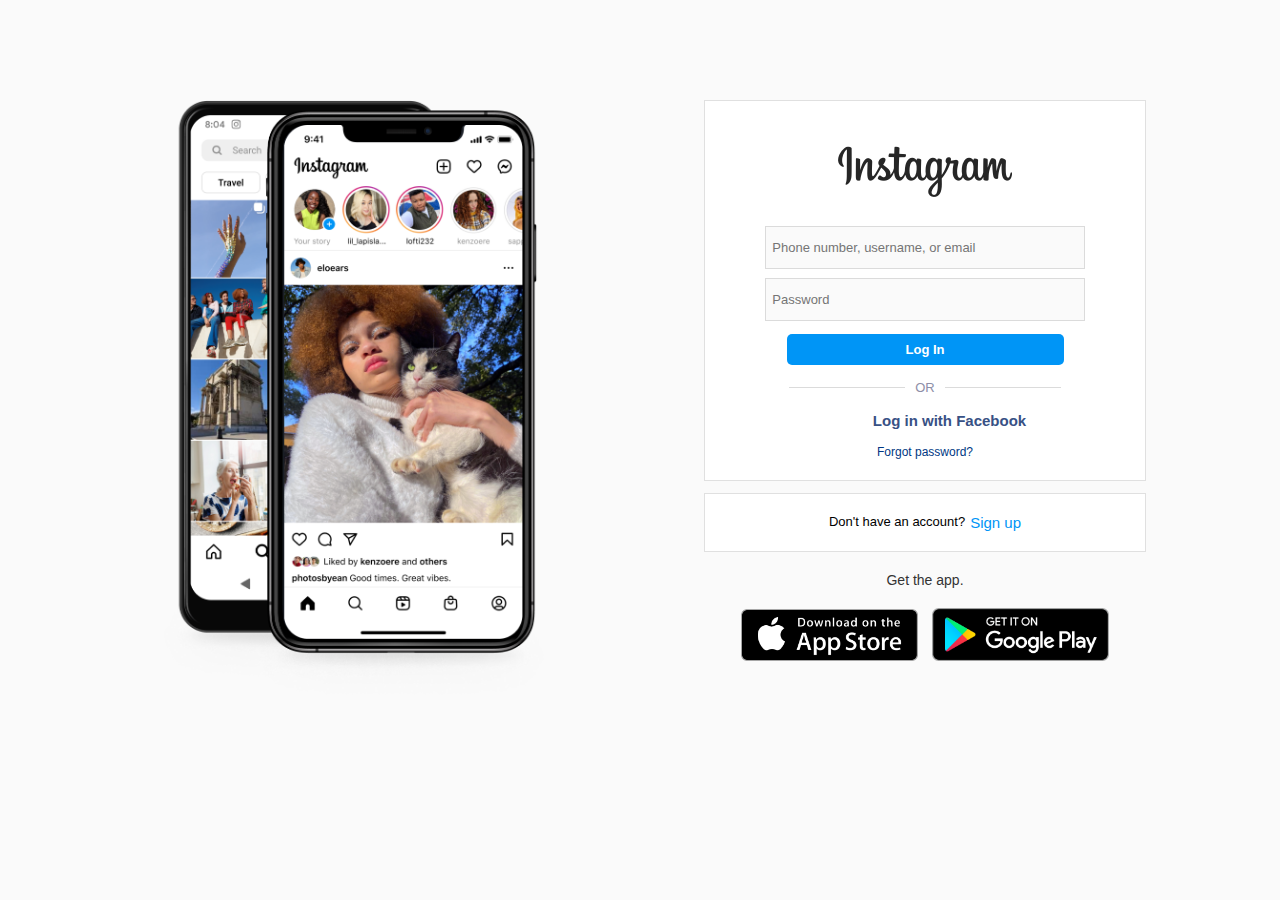
<file: instagram-page/index.html>
<!DOCTYPE html>
<html lang="en">
<head>
    <meta charset="UTF-8">
    <meta name="viewport" content="width=device-width, initial-scale=1.0">
    <title>instagram</title>
    <link rel="stylesheet" href="css/style.css">
    <link rel="icon" href="images/icon.png">
    <link rel="stylesheet" href="https://ka-f.fontawesome.com/releases/v6.0.0/css/pro.min.css">
</head>
<body>

    <section>
        <div class="container">
            <div class="row">
                <div class="col-6">
                    <div class="main">
                        <img class="forti" src="images/hgj.png" alt="images">
                        <img class="forty" src="images/cfd999368de3.png" alt="images">

                    </div>
                   

                </div>
                <div class="col-6">
                    <div class="main-2">

                        <a href="#"><img src="images/ints.png" alt="insta-images"></a>
                        <div class="fording">
                            <input type="text" placeholder="Phone number, username, or email">
                            <input type="password" placeholder="Password">
                            <a href="#">Log In</a>

                        </div>
                        <div class="lineing">
                            <div class="line"></div>
                            <span>OR</span>
                            <div class="line"></div>

                        </div>
                        <div class="face-icon">
                            <div class="fa"><i class="fa-brands fa-facebook"></i></div>
                            <div class="log"> <a href="#">Log in with Facebook</a></div>
                        </div>

                        <div class="forget">
                            <a href="#">Forgot password?</a>
                        </div>


                    </div>
                    <div class="main-3">
                        <div class="dont">
                            <p>Don't have an account?</p>
                            <a href="#">Sign up</a>
                        </div>
                    </div>
                    <div class="Getapp">
                        <p>Get the app.</p>
                    </div>
                    <div class="onthe">
                        <a href="#"><img class="img-1" src="images/apple  .png" alt="images"></a>
                        <a href="#"> <img class="img-2" src="images/google  .png" alt="images"></a>
                    </div>
                </div>
            </div>
        </div>
    </section>




</body>

</html>
</file>
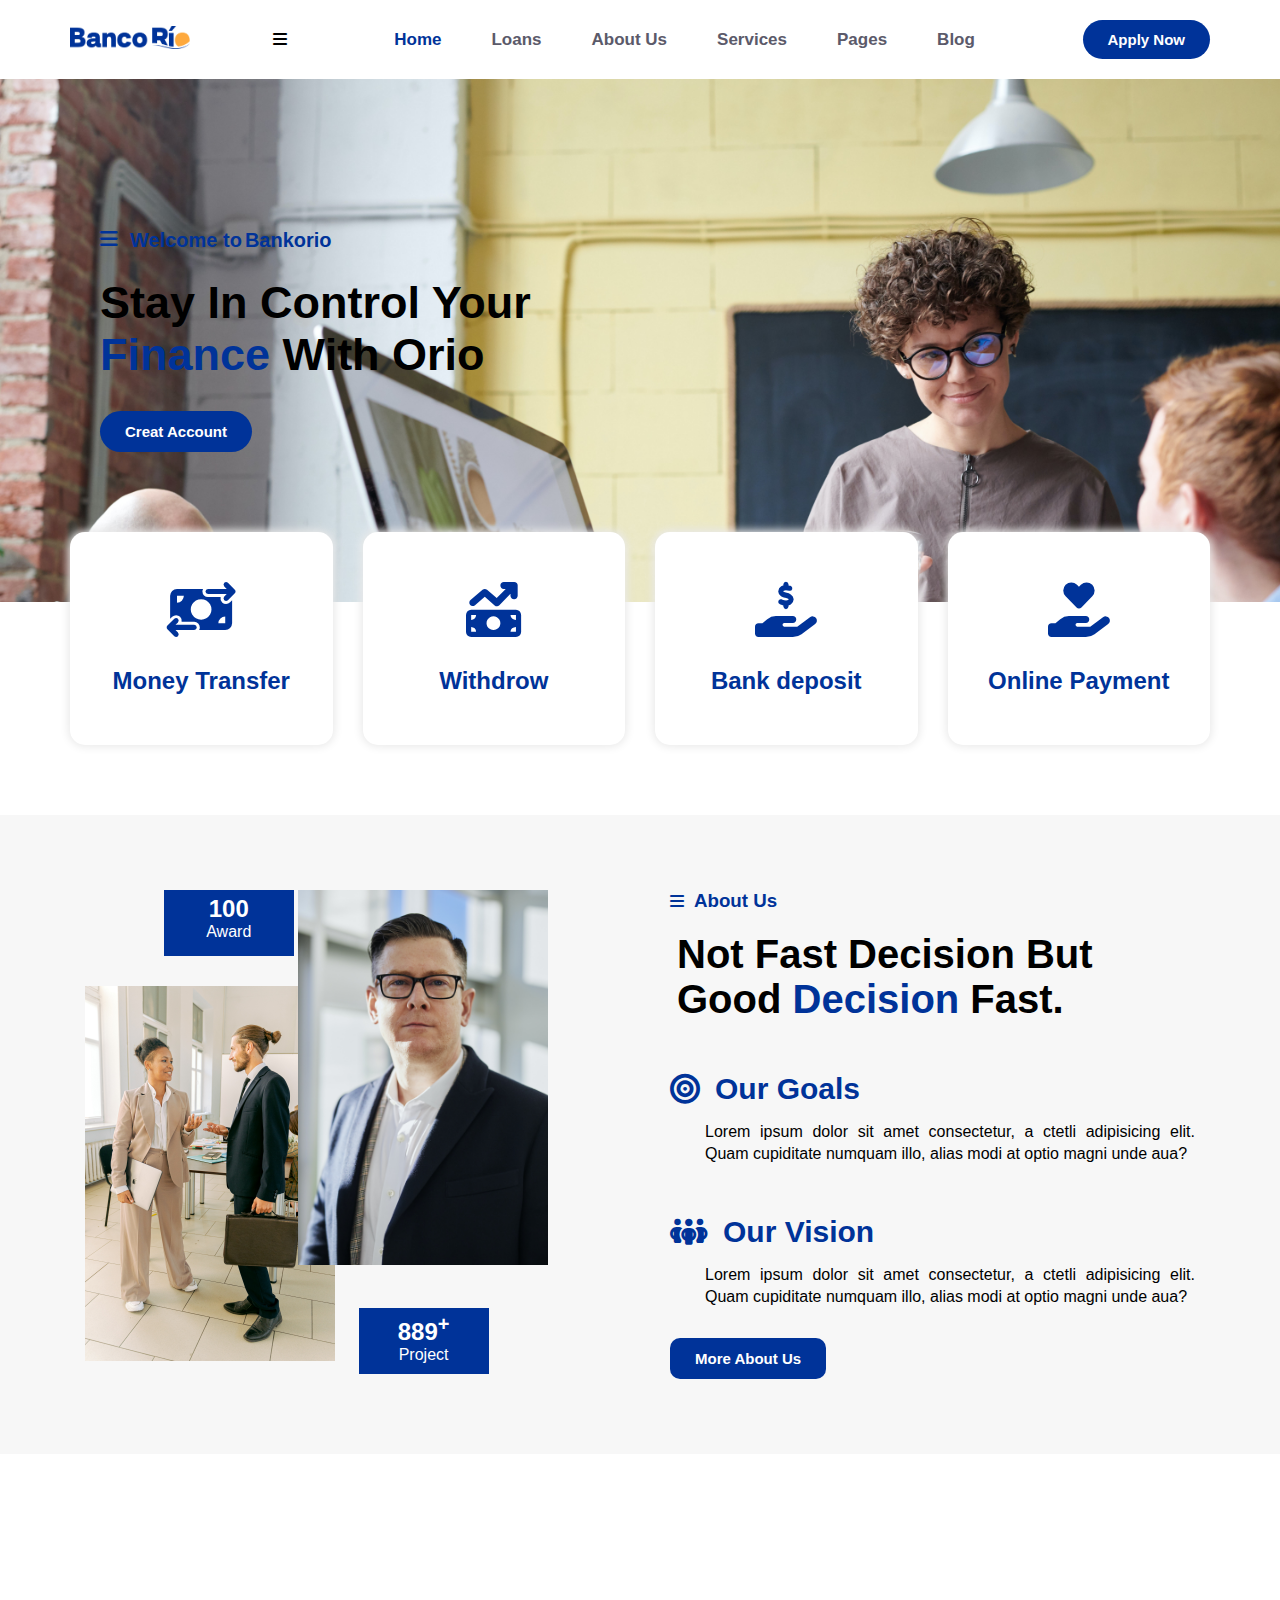
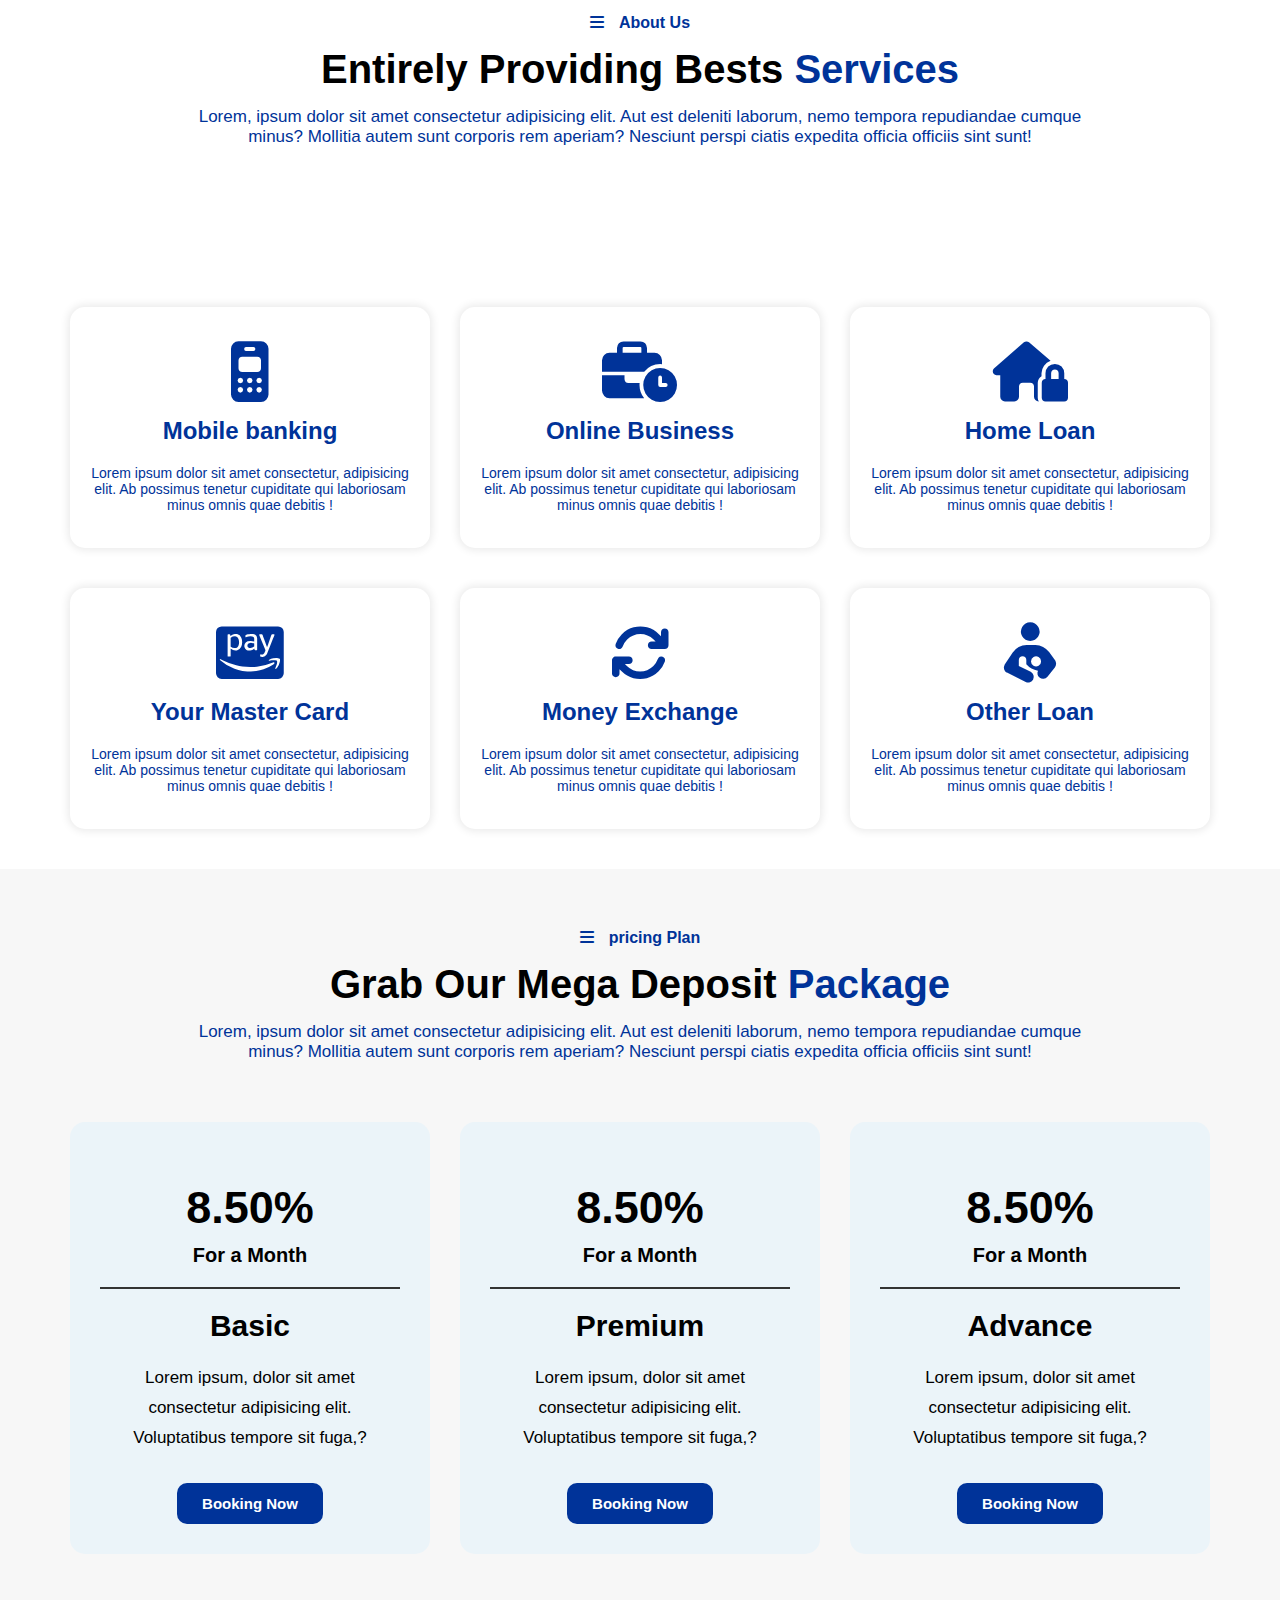
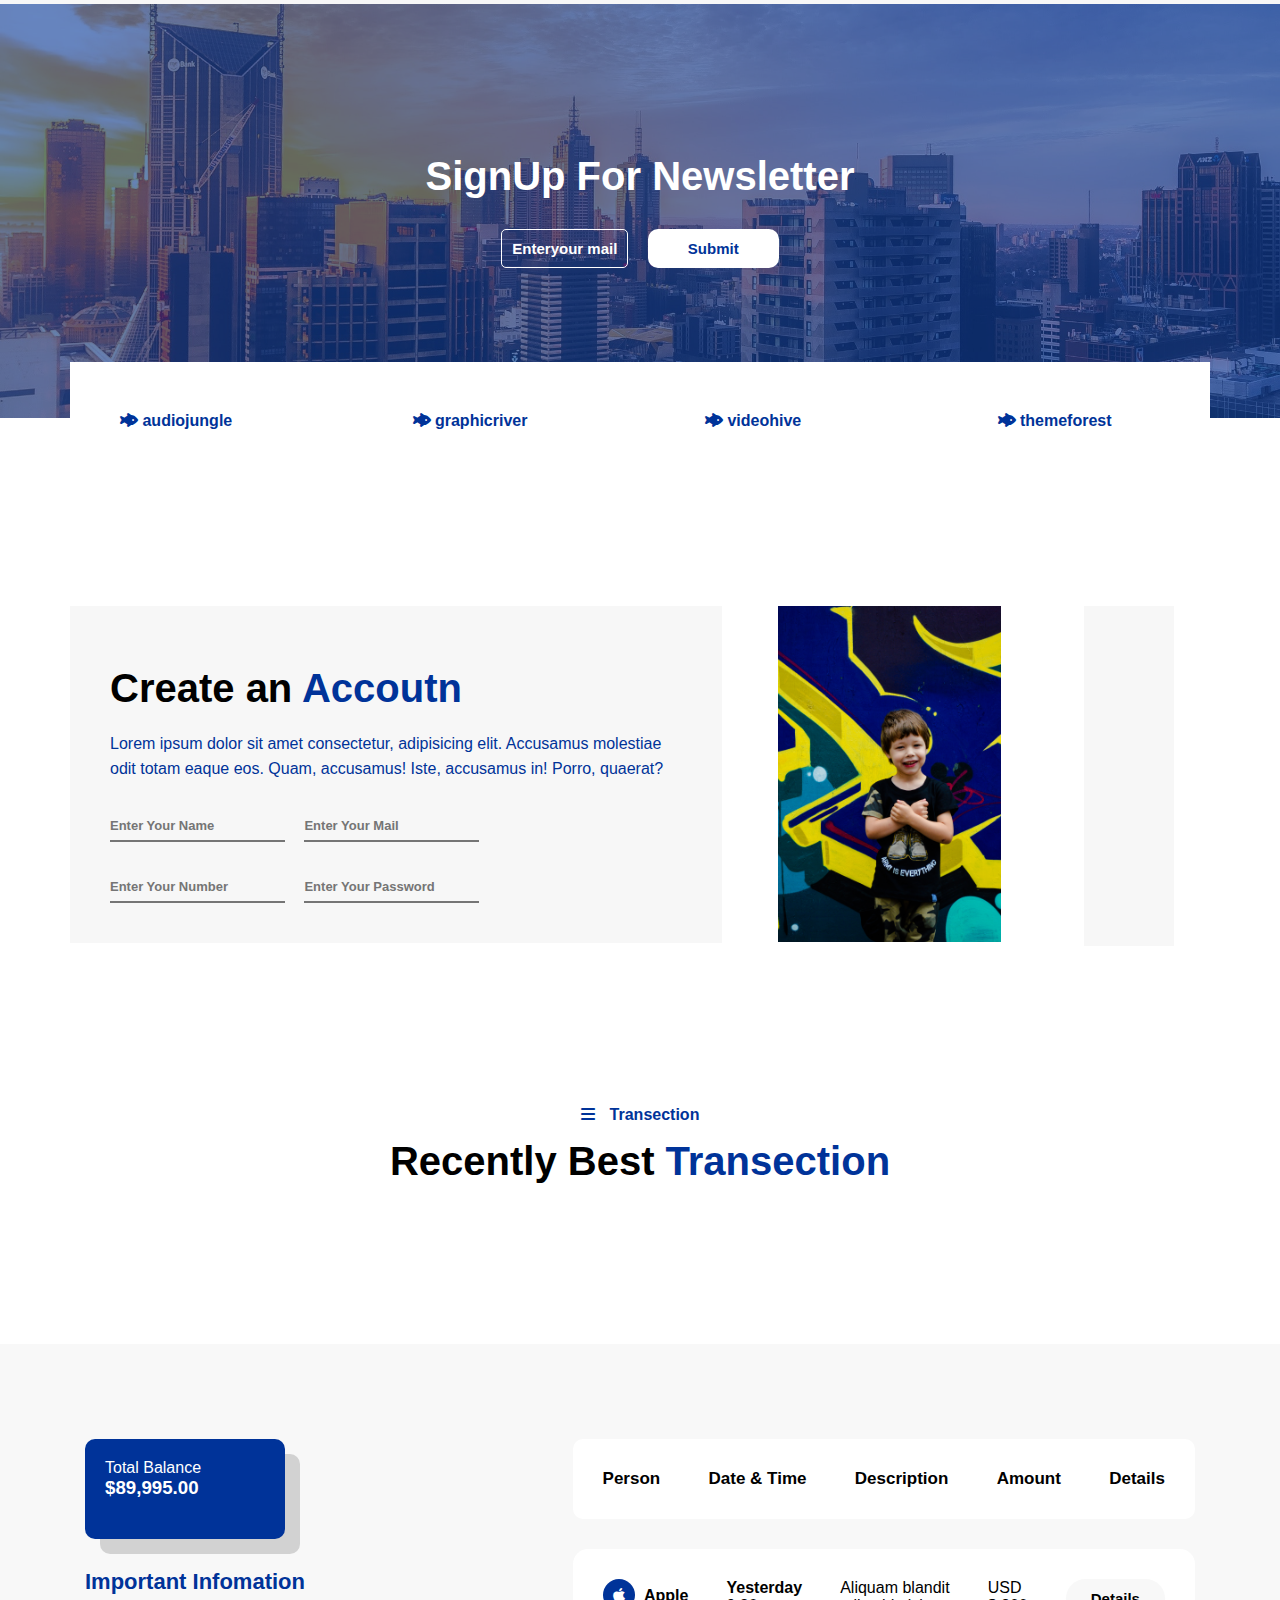
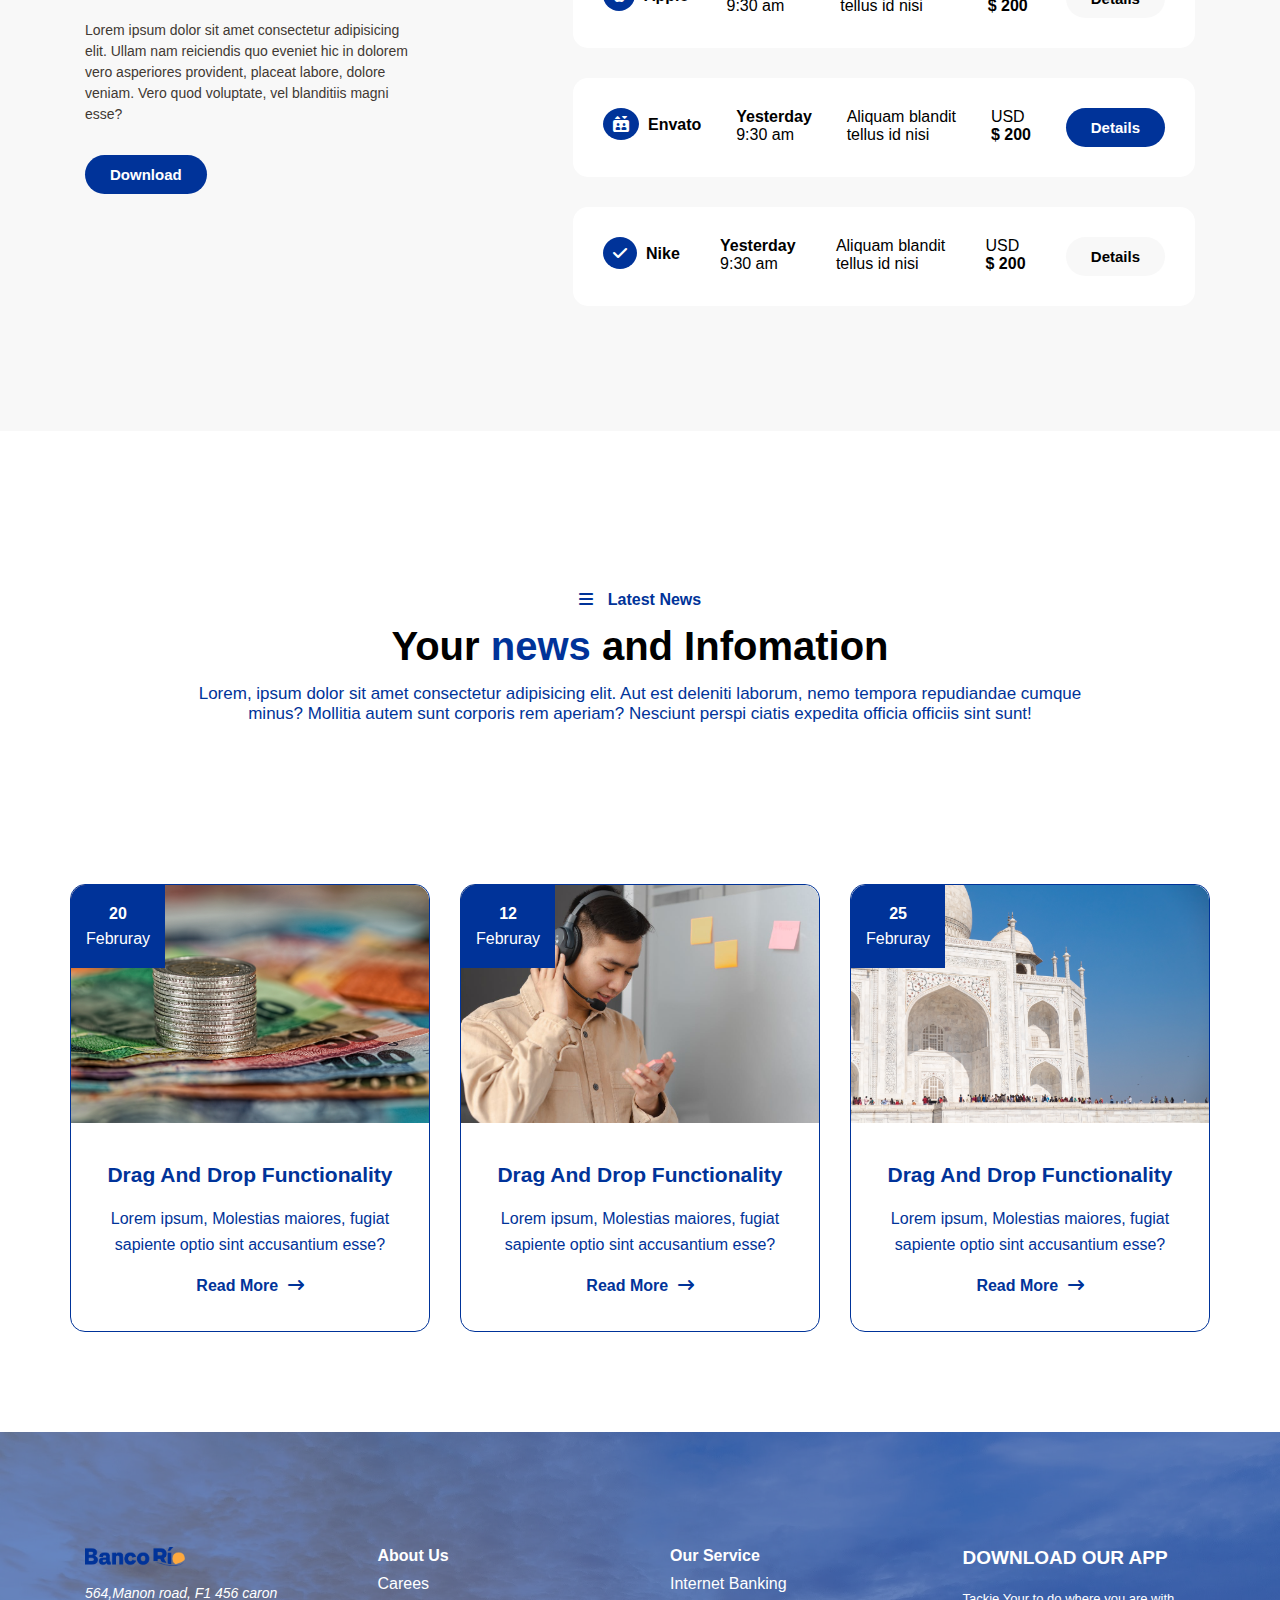
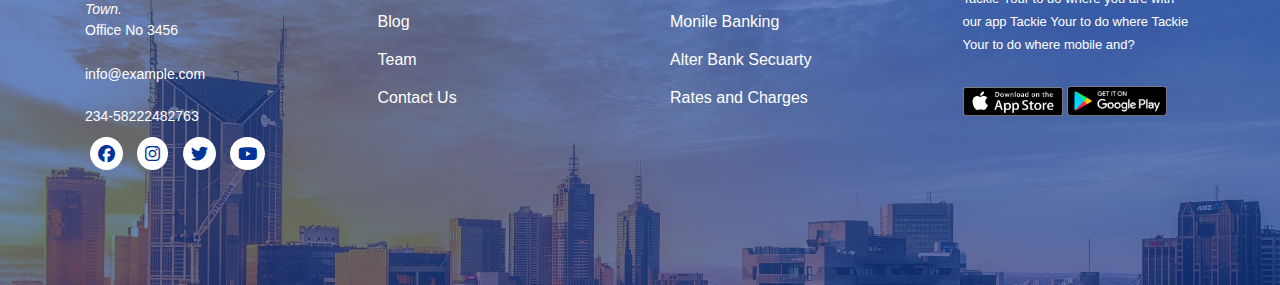
<file: webpage-14/index.html>
<!DOCTYPE html>
<html lang="en">

<head>
    <meta charset="UTF-8">
    <meta http-equiv="X-UA-Compatible" content="IE=edge">
    <meta name="viewport" content="width=device-width, initial-scale=1.0">
    <title>Webpage-14</title>
    <link rel="stylesheet" href="css/style.css">
    <link rel="stylesheet" href="https://cdnjs.cloudflare.com/ajax/libs/font-awesome/6.1.2/css/all.min.css">
    <script>
        function toggleMenu(){
            document.getElementById("main-menu").classList.toggle("d-flex");
        }
    </script>
</head>

<body>
    <header>
        <div class="container">
            <nav>
                <div class="logo-img">
                    <img src="images/logo_rio.png" alt="logo-images">
                </div>
                <div class="responsive-menu" onclick="toggleMenu()">
                    <i class="fa-solid fa-bars"></i>
                </div>

                <ul class="menu">
                    <li><a class="active" href="#">Home</a></li>
                    <li><a href="#">Loans</a></li>
                    <li><a href="#">About Us</a></li>
                    <li><a href="#">Services</a></li>
                    <li><a href="#">Pages</a></li>
                    <li><a href="#">Blog</a></li>
                </ul>

                <div class="btn">
                    <a href="#">Apply Now</a>

                </div>

            </nav>


        </div>

    </header>
    <section class="stay">
        <div class="container">
            <div class="col-6">
                <div class="fun">
                    <div class="arrow">
                        <i class="fa-solid fa-bars"></i>
                        <p>Welcome to</p>
                        <span>Bankorio</span>
                    </div>
                    <h1>Stay In Control Your <span>Finance</span> With Orio</h1>
                    <a href="#">Creat Account</a>

                </div>

            </div>
        </div>

    </section>
    <section class="money">
        <div class="container">
            <div class="row">
                <div class="col-3">
                    <div class="fun-2">
                        <i class="fa-solid fa-money-bill-transfer"></i>
                        <h2>Money Transfer</h2>
                    </div>

                </div>
                <div class="col-3">
                    <div class="fun-2">
                        <i class="fa-solid fa-money-bill-trend-up"></i>
                        <h2>Withdrow</h2>
                    </div>

                </div>
                <div class="col-3">
                    <div class="fun-2">
                        <i class="fa-solid fa-hand-holding-dollar"></i>
                        <h2>Bank deposit</h2>
                    </div>

                </div>
                <div class="col-3">
                    <div class="fun-2">
                        <i class="fa-solid fa-hand-holding-heart"></i>
                        <h2>Online Payment</h2>
                    </div>

                </div>

            </div>
        </div>
    </section>
    <section class="notes">
        <div class="container">
            <div class="row">
                <div class="col-6">
                    <div class="fun-3">
                        <div class="award">
                            <h2>100</h2>
                            <span>Award</span>
                        </div>
                        <div class="metting"><img src="images/metting .jpg" alt="images"></div>
                        <img src="images/man.jpg" alt="images">
                        <div class="award awards-2">
                            <h2>889<sup>+</sup></h2>
                            <span>Project</span>
                        </div>


                    </div>
                </div>
                <div class="col-6">
                    <div class="fun-3">
                        <div class="about-us">
                            <i class="fa-solid fa-bars"></i>
                            <h3>About Us</h3>
                        </div>
                        <h2>Not Fast Decision But Good <span>Decision</span> Fast.</h2>
                        <div class="live">
                            <div class="goals">
                                <i class="fa-solid fa-bullseye"></i>
                                <span>Our Goals</span>
                            </div>
                            <p> Lorem ipsum dolor sit amet consectetur, a ctetli adipisicing elit. Quam cupiditate
                                numquam illo, alias modi at optio magni
                                unde aua?</p>
                        </div>
                        <div class="live">
                            <div class="goals">
                                <i class="fa-solid fa-people-group"></i>
                                <span>Our Vision</span>
                            </div>
                            <p> Lorem ipsum dolor sit amet consectetur, a ctetli adipisicing elit. Quam cupiditate
                                numquam illo, alias modi at optio magni
                                unde aua?</p>
                        </div>
                        <a href="#">More About Us</a>
                    </div>
                </div>
            </div>
        </div>

    </section>
    <section class="best-service">
        <div class="container">
            <div class="what-happend">
                <div class="abouts">
                    <i class="fa-solid fa-bars"></i><span>About Us</span>
                </div>
                <h2>Entirely Providing Bests <span> Services</span></h2>
                <p>Lorem, ipsum dolor sit amet consectetur adipisicing elit. Aut est deleniti laborum, nemo
                    tempora repudiandae cumque minus? Mollitia autem sunt corporis rem aperiam? Nesciunt perspi
                    ciatis expedita officia officiis sint sunt! </p>

            </div>
        </div>

    </section>
    <section>
        <div class="container">
            <div class="row">
                <div class="col-4">
                    <div class="fun-4">
                        <i class="fa-solid fa-mobile-retro"></i>
                        <h2>Mobile banking</h2>
                        <p>Lorem ipsum dolor sit amet consectetur, adipisicing elit. Ab possimus tenetur cupiditate
                            qui laboriosam minus omnis quae debitis !</p>

                    </div>
                </div>
                <div class="col-4">
                    <div class="fun-4">
                        <i class="fa-solid fa-business-time"></i>
                        <h2>Online Business</h2>
                        <p>Lorem ipsum dolor sit amet consectetur, adipisicing elit. Ab possimus tenetur cupiditate
                            qui laboriosam minus omnis quae debitis !</p>

                    </div>
                </div>
                <div class="col-4">
                    <div class="fun-4">
                        <i class="fa-solid fa-house-lock"></i>
                        <h2>Home Loan</h2>
                        <p>Lorem ipsum dolor sit amet consectetur, adipisicing elit. Ab possimus tenetur cupiditate
                            qui laboriosam minus omnis quae debitis !</p>

                    </div>
                </div>
                <div class="col-4">
                    <div class="fun-4">
                        <i class="fa-brands fa-cc-amazon-pay"></i>
                        <h2>Your Master Card</h2>
                        <p>Lorem ipsum dolor sit amet consectetur, adipisicing elit. Ab possimus tenetur cupiditate
                            qui laboriosam minus omnis quae debitis !</p>

                    </div>
                </div>
                <div class="col-4">
                    <div class="fun-4">
                        <i class="fa-solid fa-arrows-rotate"></i>
                        <h2>Money Exchange</h2>
                        <p>Lorem ipsum dolor sit amet consectetur, adipisicing elit. Ab possimus tenetur cupiditate
                            qui laboriosam minus omnis quae debitis !</p>

                    </div>
                </div>
                <div class="col-4">
                    <div class="fun-4">
                        <i class="fa-solid fa-person-breastfeeding"></i>
                        <h2>Other Loan</h2>
                        <p>Lorem ipsum dolor sit amet consectetur, adipisicing elit. Ab possimus tenetur cupiditate
                            qui laboriosam minus omnis quae debitis !</p>

                    </div>
                </div>


            </div>
        </div>
    </section>
    <section class="grab">
        <div class="container">
            <div class="what-happend">
                <div class="abouts">
                    <i class="fa-solid fa-bars"></i><span>pricing Plan</span>
                </div>
                <h2>Grab Our Mega Deposit <span>Package</span></h2>
                <p>Lorem, ipsum dolor sit amet consectetur adipisicing elit. Aut est deleniti laborum, nemo
                    tempora repudiandae cumque minus? Mollitia autem sunt corporis rem aperiam? Nesciunt perspi
                    ciatis expedita officia officiis sint sunt! </p>

            </div>
            <div class="row">
                <div class="col-4">
                    <div class="fun-5">
                        <div class="eon">
                            <h2>8.50%</h2>
                            <span>For a Month</span>
                        </div>
                        <h3>Basic</h3>
                        <p>Lorem ipsum, dolor sit amet consectetur adipisicing elit. Voluptatibus tempore sit fuga,?</p>
                        <a class="nav" href="#">Booking Now</a>

                    </div>

                </div>
                <div class="col-4">
                    <div class="fun-5">
                        <div class="eon">
                            <h2>8.50%</h2>
                            <span>For a Month</span>
                        </div>
                        <h3>Premium</h3>
                        <p>Lorem ipsum, dolor sit amet consectetur adipisicing elit. Voluptatibus tempore sit fuga,?</p>
                        <a class="nav" href="#">Booking Now</a>

                    </div>

                </div>
                <div class="col-4">
                    <div class="fun-5">
                        <div class="eon">
                            <h2>8.50%</h2>
                            <span>For a Month</span>
                        </div>
                        <h3>Advance</h3>
                        <p>Lorem ipsum, dolor sit amet consectetur adipisicing elit. Voluptatibus tempore sit fuga,?</p>
                        <a class="nav" href="#">Booking Now</a>

                    </div>

                </div>
            </div>
        </div>
    </section>
    <section class="signup">
        <div class="container">

            <div class="arange">
                <h2>SignUp For Newsletter</h2>
                <a href="#">Enteryour mail</a>
                <a href="#">Submit</a>


            </div>
        </div>


    </section>
    <div class="container">
        <section class="grapik">

            <div class="row">
                <div class="col-3">
                    <div class="fun-6">
                        <div class="audiojungle">
                            <i class="fa-solid fa-fish-fins"></i>
                            <span>audiojungle</span>
                        </div>
                    </div>

                </div>
                <div class="col-3">
                    <div class="fun-6">
                        <div class="audiojungle">
                            <i class="fa-solid fa-fish-fins"></i>

                            <span>graphicriver</span>
                        </div>
                    </div>

                </div>
                <div class="col-3">
                    <div class="fun-6">
                        <div class="audiojungle">
                            <i class="fa-solid fa-fish-fins"></i>

                            <span>videohive</span>
                        </div>
                    </div>

                </div>
                <div class="col-3">
                    <div class="fun-6">
                        <div class="audiojungle">
                            <i class="fa-solid fa-fish-fins"></i>
                            <span>themeforest</span>
                        </div>
                    </div>

                </div>
            </div>


        </section>
    </div>
    <section class="fores">
        <div class="container">
            <div class="row">
                <div class="col-7">
                    <div class="fun-7">
                        <h2>Create an <span>Accoutn</span></h2>
                        <p>Lorem ipsum dolor sit amet consectetur, adipisicing elit. Accusamus molestiae odit totam
                            eaque eos. Quam, accusamus! Iste, accusamus in! Porro, quaerat?</p>

                        <div class="fom">
                            <input type="text" placeholder="Enter Your Name">
                            <input type="email" placeholder="Enter Your Mail">
                        </div>
                        <div class="fom">
                            <input type="number" placeholder="Enter Your Number">
                            <input type="password" placeholder="Enter Your Password">
                        </div>
                    </div>

                </div>
                <div class="col-4">
                    <div class="fun-7-secend">
                        <img src="images/boy.jpg" alt="images">
                    </div>

                </div>
            </div>
        </div>

    </section>
    <section class="best-service">
        <div class="container">
            <div class="what-happend">
                <div class="abouts">
                    <i class="fa-solid fa-bars"></i><span>Transection</span>
                </div>
                <h2>Recently Best <span> Transection</span></h2>


            </div>
        </div>

    </section>
    <section class="wear">
        <div class="container">
            <div class="row">
                <div class="col-4">
                    <div class="fun-8">
                        <div class="center">
                            <span>Total Balance</span>
                            <h3>$89,995.00</h3>

                        </div>
                        <h3>Important Infomation</h3>
                        <p>Lorem ipsum dolor sit amet consectetur adipisicing elit. Ullam nam reiciendis quo eveniet hic
                            in dolorem vero asperiores provident,
                            placeat labore, dolore veniam. Vero quod voluptate, vel blanditiis magni esse?</p>
                        <a class="dow" href="#">Download</a>

                    </div>
                </div>
                <div class="col-7">
                    <div class="fun-8">
                        <div class="group">
                            <span>Person</span>
                            <span>Date & Time</span>
                            <span>Description</span>
                            <span>Amount</span>
                            <span>Details</span>
                        </div>
                        <div class="group-2">
                            <div class="apple">
                                <i class="fa-brands fa-apple"></i>
                                <span>Apple</span>
                            </div>
                            <div class="apple-2">
                                <p>Yesterday</p>
                                <span>9:30 am</span>
                            </div>
                            <div>
                                <p>Aliquam blandit</p>
                                <span>tellus id nisi</span>
                            </div>
                            <div class="apple-3">
                                <p>USD</p>
                                <span>$ 200</span>
                            </div>
                            <div class="apple-4">
                                <a href="#">Details</a>
                            </div>
                        </div>
                        <div class="group-2">
                            <div class="apple">
                                <i class="fa-solid fa-elevator"></i>
                                <span>Envato</span>
                            </div>
                            <div class="apple-2">
                                <p>Yesterday</p>
                                <span>9:30 am</span>
                            </div>
                            <div>
                                <p>Aliquam blandit</p>
                                <span>tellus id nisi</span>
                            </div>
                            <div class="apple-3">
                                <p>USD</p>
                                <span>$ 200</span>
                            </div>
                            <div class="apple-5">
                                <a href="#">Details</a>
                            </div>
                        </div>
                        <div class="group-2">
                            <div class="apple">
                                <i class="fa-solid fa-check"></i>
                                <span>Nike</span>
                            </div>
                            <div class="apple-2">
                                <p>Yesterday</p>
                                <span>9:30 am</span>
                            </div>
                            <div>
                                <p>Aliquam blandit</p>
                                <span>tellus id nisi</span>
                            </div>
                            <div class="apple-3">
                                <p>USD</p>
                                <span>$ 200</span>
                            </div>
                            <div class="apple-4">
                                <a href="#">Details</a>
                            </div>
                        </div>

                    </div>
                </div>
            </div>
        </div>

    </section>
    <section class="best-service">
        <div class="container">
            <div class="what-happend">
                <div class="abouts">
                    <i class="fa-solid fa-bars"></i><span>Latest News</span>
                </div>
                <h2> Your <span>news</span> and Infomation</h2>
                <p>Lorem, ipsum dolor sit amet consectetur adipisicing elit. Aut est deleniti laborum, nemo
                    tempora repudiandae cumque minus? Mollitia autem sunt corporis rem aperiam? Nesciunt perspi
                    ciatis expedita officia officiis sint sunt! </p>

            </div>
        </div>

    </section>
    <section class="infor">
        <div class="container">
            <div class="row">
                <div class="col-4">
                    <div class="fun-9">
                        <img src="images/money .jpg" alt="images">
                        <div class="fev">
                            <span>20</span>
                            <span>Februray</span>
                        </div>
                        <div class="drag">
                            <h3>Drag And Drop Functionality</h3>
                            <p>Lorem ipsum, Molestias maiores, fugiat sapiente optio sint accusantium esse?</p>

                            <a class="read" href="#">Read More</a>
                            <i class="fa-solid fa-arrow-right-long"></i>


                        </div>

                    </div>
                </div>
                <div class="col-4">
                    <div class="fun-9">
                        <img src="images/pexels-photo-7681288.jpeg" alt="images">
                        <div class="fev">
                            <span>12</span>
                            <span>Februray</span>
                        </div>
                        <div class="drag">
                            <h3>Drag And Drop Functionality</h3>
                            <p>Lorem ipsum, Molestias maiores, fugiat sapiente optio sint accusantium esse?</p>

                            <a class="read" href="#">Read More</a>
                            <i class="fa-solid fa-arrow-right-long"></i>


                        </div>

                    </div>
                </div>
                <div class="col-4">
                    <div class="fun-9">
                        <img src="images/taj.jpg" alt="images">
                        <div class="fev">
                            <span>25</span>
                            <span>Februray</span>
                        </div>
                        <div class="drag">
                            <h3>Drag And Drop Functionality</h3>
                            <p>Lorem ipsum, Molestias maiores, fugiat sapiente optio sint accusantium esse?</p>

                            <a class="read" href="#">Read More</a>
                            <i class="fa-solid fa-arrow-right-long"></i>


                        </div>

                    </div>
                </div>
            </div>
        </div>



    </section>
    <footer>
        <div class="container">
            <div class="row">
                <div class="col-3">
                    <div class="fun-10">
                        <img src="images/logo_rio-removebg-preview.png" alt="images">
                        <address>
                            564,Manon road, F1 456 caron
                            Town.
                        </address>
                        <p class="office">Office No 3456</p>
                        <p class="numbers">info@example.com</p>
                        <p class="numbers">234-58222482763</p>
                        <div class="icon-group">
                            <i class="fa-brands fa-facebook"></i>
                            <i class="fa-brands fa-instagram"></i>
                            <i class="fa-brands fa-twitter"></i>
                            <i class="fa-brands fa-youtube"></i>

                        </div>




                    </div>
                </div>
                <div class="col-3">

                    <div class="fun-10">
                        <ul class="liners">
                            <strong>About Us</strong>
                            <li>Carees</li>
                            <li>Blog</li>
                            <li>Team</li>
                            <li>Contact Us</li>
                        </ul>

                    </div>
                </div>
                <div class="col-3">

                    <div class="fun-10">
                        <ul class="liners">
                            <strong>Our Service</strong>
                            <li>Internet Banking</li>
                            <li>Monile Banking</li>
                            <li>Alter Bank Secuarty</li>
                            <li>Rates and Charges</li>
                        </ul>

                    </div>
                </div>
                <div class="col-3">
                    <div class="fun-10">
                        <h2>DOWNLOAD OUR APP</h2>
                        <p>Tackie Your to do where you are with our app Tackie Your to do where Tackie Your to do where
                            mobile and?</p>
                        <div class="app-google">
                            <a href="#"><img src="images/apple  .png" alt="images"></a>
                            <a href="#"><img class="aps" src="images/google  .png" alt="images"></a>

                        </div>
                    </div>

                </div>
            </div>

    </footer>


    <section class="end-sec">

    </section>
</body>

</html>
</file>
<file: instagram-page/css/style.css>
* {
    margin: 0px;
    padding: 0px;
    box-sizing: border-box;
}

ul,
li,
ol {
    list-style: none;
}

.container {
    width: 1140px;
    margin: 0 auto;
    padding: 0 15px;
}

a {
    text-decoration: none;
}

body {
    font-family: sans-serif;
    background-color: #fafafa;
}


section {
    padding: 100px 0px;
}

.row {
    margin: 0px -15px;
}

.row {
    display: flex;
    justify-content: space-around;
    flex-wrap: wrap;
    flex-direction: row;
    margin: 0 -15px;
}

.col-6 {
    width: 41.33%;
    padding: 0px 15px;
}

.forti {
    width: 100%;
}

.main {
    /* margin-left: 45px; */
    text-align: right;
    position: relative;
}

.main-2 {
    background-color: #fff;
    padding: 20px;
    border: 1px solid #dbdbdbde;
    /* width: 70%; */
    text-align: center;
}

.main-2>a>img {
    padding-top: 25px;
}

.fording {
    margin-top: 25px;
}

.fording input:first-child {
    display: block;
    margin: 0 auto;
    width: 80%;
    padding: 13px 6px;
    font-size: 13px;
    color: #8e8e8e;
    background: #fafafa;
    outline: none;
    border: 1px solid #dbdbdb;
}

.fording input:nth-child(2) {
    display: block;
    margin: 0 auto;
    width: 80%;
    padding: 13px 6px;
    font-size: 13px;
    color: #8e8e8e;
    background: #fafafa;
    border: 1px solid #dbdbdb;
    outline: none;
    margin-top: 9px;
}

.fording a:nth-child(3) {
    background-color: #0095f6;
    padding: 8px 119px;
    margin-top: 13px;

    display: inline-block;
    color: #fff;
    font-weight: bold;
    font-size: 13px;
    border-radius: 5px;
}

.lineing {
    display: flex;
    align-items: center;
    justify-content: center;
    margin-top: 15px;
}

.line {
    height: 1px;
    width: 116px;
    background-color: #dbdbdb;
    margin: 0px 10px;
}

.lineing>span {
    color: #8e8ea7;
    font-size: 13px;
}

.face-icon {
    display: flex;
    justify-content: center;
    align-items: center;
    margin-top: 17px;
    margin-left: 40px;
}

.fa>i {
    color: #385185;

    font-size: 22px;
}

.log>a {
    color: #385185;
    margin-left: 9px;
    font-size: 15px;
    font-weight: bold;
}

.forget a:first-child {
    color: #003783;
    font-size: 12px;
    display: inline-block;
}

.forget {
    padding-top: 12px;
}

.main-3 {
    background-color: #fff;
    padding: 20px;
    border: 1px solid #dbdbdbde;
    /* width: 70%; */
    margin-top: 12px;
}

.dont {
    display: flex;
    justify-content: center;
    flex-wrap: wrap;
    flex-direction: row;
}

.dont:first-child {
    font-size: 13px;
}

.dont>a {
    color: #0095f6;
    font-size: 15px;
    display: inline-block;
    margin-left: 5px;
}

.Getapp {
    text-align: center;
    margin-top: 20px;

    /* padding-right: 175px; */
}

.Getapp>p {
    color: #333;
    font-size: 14px;
}

.onthe {
    text-align: center;
    /* margin-right: 175px; */
    margin-top: 20px;
}

.img-1 {
    display: inline-block;
    width: 40%;
}

.img-2 {
    display: inline-block;
    width: 40%;
    margin-left: 10px;
}

.forty {
    
    position: absolute;
    left: 34%;
    top: 4%;
    width: 54%;



}

@media (max-width:1199px) {
    .container{
        width: 960px;
    }
}
@media (max-width:991px) {
    .container{
        width: 720px;
    }
    .col-6{
        width: 100%;
    }
    
}
@media (max-width:767px) {
    .container{
        width: 100%;
    }
}
</file>
<file: webpage-14/css/style.css>
* {
    margin: 0px;
    padding: 0px;
    box-sizing: border-box;
}

li,
ul,
ol {
    list-style: none;
}

a {
    text-decoration: none;
}

body {
    font-family: sans-serif;
}

.container {
    width: 1140px;
    margin: 0 auto;
}

.row {
    margin: 0px -15px;
    display: flex;
    justify-content: space-between;
    flex-direction: row;
    flex-wrap: wrap;
}

.col-1 {
    width: 8.33%;
}

.col-2 {
    width: 16.66%;
}

.col-3 {
    width: 25%;
}

.col-4 {
    width: 33.33%;
}

.col-5 {
    width: 41.66%;
}

.col-6 {
    width: 50%;
}

.col-7 {
    width: 58.33%;
}

.col-8 {
    width: 66.66%;
}

.col-9 {
    width: 75%;
}

.col-10 {
    width: 83.33%;
}

.col-11 {
    width: 91.66%;
}

.col-12 {
    width: 100%;
}

[class*="col-"] {
    padding: 0px 15px;
}

.logo-img img {
    width: 120px;
}

nav {
    display: flex;
    justify-content: space-between;
    flex-direction: row;
    flex-wrap: wrap;
    align-items: center;
    padding: 20px 0px;
}

.menu {
    display: flex;
}

.menu li a {
    padding: 15px 25px;
    color: #5b5a6a;
    font-weight: bold;
    font-size: 17px;
}

.active {
    color: #003399 !important;
}

.menu li a:hover {
    color: #003399;
}

.btn a {
    color: #fff;
    background-color: #003399;
    font-size: 15px;
    font-weight: bold;
    padding: 11px 25px;
    border-radius: 25px;
    display: inline-block;
}

.stay {
    background-image: url(../images/pexels-fauxels-3182782.jpg);
    background-repeat: no-repeat;
    background-size: cover;
    padding: 150px 0px;
}

.arrow {
    display: flex;
    color: #003399;
    font-weight: bold;
    font-size: 20px;
}

.arrow p:nth-child(2) {
    padding-left: 12px;
}

.arrow span:nth-child(3) {
    padding-left: 3px;
}

.fun {
    padding: 0px 15px;
}

.fun h1 {
    font-size: 45px;
    padding-top: 25px;
    width: 85%;
}

h1>span {
    color: #003399;
}

.fun a:last-child {
    color: #fff;
    background-color: #003399;
    font-size: 15px;
    font-weight: bold;
    padding: 12px 25px;
    border-radius: 25px;
    display: inline-block;
    margin-top: 30px;
}

.fun-2 {
    transition: all 1s;
    position: relative;
    text-align: center;
    color: #003399;
    padding: 50px 15px;
    box-shadow: 0px 0px 8px 2px #eaeaea;
    background-color: #fff;
    border-radius: 15px;
}

.fun-2:hover {
    color: #ffffff;
    background-color: #003399;
}




.fun-2 i:first-child {
    font-size: 55px;
    padding-bottom: 30px;
}

.money {
    position: relative;
    bottom: 70px;
}


.notes {
    background-color: #f7f7f7;
    padding: 75px 0px;
}

.award {
    width: 130px;
    height: 66px;
    background-color: #003399;
    color: #fff;
    text-align: center;
    padding: 0px 15px;
    font-size: 16px;
    position: relative;
    left: 15%;
    top: 0;
}

.award h2:first-child {
    padding-top: 5px;
}

.metting img:first-child {
    width: 250px;
    display: inline-block;
    margin-top: 30px;
}

.fun-3 {
    position: relative;
    padding: 0px 15px;
}

.awards-2 {
    position: absolute;
    left: 52%;

    top: 88%;
}

.fun-3>img {
    width: 250px;
    position: absolute;
    top: 0%;
    left: 41%;
}

.about-us {
    display: flex;
    align-items: baseline;
    color: #003399;
}

.about-us h3:last-child {
    padding-left: 10px;
}

.fun-3>h2 {
    font-size: 40px;
    padding-top: 20px;
    padding-left: 7px;
}

.fun-3>h2>span {
    color: #003399;
}

.goals {
    display: flex;
    align-items: center;
    margin-top: 20px;
    color: #003399;
    font-size: 30px;
}

.live {
    padding-top: 30px;
}

.goals span:nth-child(2) {
    padding-left: 15px;
    font-weight: bold;
}

.live p:last-child {
    text-align: justify;
    padding: 15px 0px 0px 35px;
    line-height: 22px;
}

.fun-3 a:last-child {
    color: #fff;
    background-color: #003399;
    font-size: 15px;
    font-weight: bold;
    padding: 12px 25px;
    border-radius: 10px;
    display: inline-block;
    margin-top: 30px;
}

.best-service {
    padding: 100px 0px;
}

.what-happend {
    text-align: center;
}

.abouts {
    color: #003399;
    font-weight: bold;
}

.abouts span:last-child {
    display: inline-block;
    padding-left: 15px
}

.what-happend>h2 {
    font-size: 40px;
    padding-top: 15px;
}

.what-happend>h2>span {
    color: #003399;
}

.what-happend p:last-child {
    width: 80%;
    font-size: 17px;
    margin: auto;
    color: #003399;
    padding-top: 15px;
}

.fun-4 {
    text-align: center;
    color: #003399;
    padding: 35px 15px;
    box-shadow: 0px 0px 8px 2px #eaeaea;
    border-radius: 15px;
    transition: all 1s;
    margin-bottom: 40px;
}

.fun-4 i:first-child {
    font-size: 60px;
    padding-bottom: 15px;
}

.fun-4 h2:first-child {
    padding-bottom: 15px;
}

.fun-4 p:last-child {
    padding-top: 20px;
    font-size: 14px;
}

.fun-4:hover {
    background-color: #003399;
    color: #fff;
}

.grab {
    background-color: #f7f7f7;
    padding-bottom: 50px;
}

.fun-5 {
    padding: 30px;
    background-color: #ebf4f9;
    text-align: center;
    border-radius: 15px;
}

.eon h2:first-child {
    padding: 10px 0px;
    font-size: 45px;
}

.eon span:last-child {
    font-weight: bold;
    font-size: 20px;
}

.eon {
    border-bottom: 2px solid #333;
    padding: 20px 0px;
}

.fun-5 h3:nth-child(2) {
    padding: 20px 0px;
    font-size: 30px;
}

.fun-5 p:nth-child(3) {
    font-size: 17px;
    line-height: 30px;
}



.what-happend {
    padding: 60px 0px;
}

.signup {
    background-image: url(../images/bulding\ .jpg);
    background-repeat: no-repeat;
    background-size: cover;
    padding: 150px 0px;
    position: relative;
    background-position: center;
}

.signup::after {
    background-color: #003399;
    content: "";
    position: absolute;
    height: 100%;
    width: 100%;
    inset: 0;
    opacity: 0.6;
}

.arange {
    text-align: center;
    position: relative;
    z-index: 1;
}

.arange h2:first-child {
    color: #fff;
    font-size: 40px;
}

.arange a:nth-child(2) {
    color: #fff;
    border: 1px solid #fff;
    padding: 10px 10px;
    display: inline-block;
    margin: 18px 0px 0px 0px;
    border-radius: 5px;
    font-size: 15px;
    font-weight: bold;
}

.arange a:last-child {
    color: #003399;
    background-color: #fff;
    font-size: 15px;
    font-weight: bold;
    padding: 11px 40px;
    border-radius: 10px;
    display: inline-block;
    margin-top: 30px;
    margin-left: 15px;
}

.audiojungle {
    padding: 50px;
    background-color: #fff;
    color: #003399;
}

.audiojungle span:last-child {
    font-weight: bold;
}

.grapik {
    position: relative;
    bottom: 56px;
    background-color: #fff;
}

.fun-7 {
    background-color: #f7f7f7;
    padding: 40px;
}

.fores {
    padding-top: 70px;
}

.fun-7 h2:first-child {
    font-size: 40px;
    padding: 20px 0px;
}

.fun-7 h2:first-child>span {
    color: #003399;
}

.fun-7 p:nth-child(2) {
    line-height: 25px;
    color: #003399;
}

.fom {
    margin-top: 30px;
}

.fom input {
    border: none;
    border-bottom: 2px solid #757575;
    background-color: transparent;
    padding: 7px 0px;
    font-size: 13px;
    font-weight: bold;
    outline: none;
}


.nav {
    color: #fff;
    background-color: #003399;
    font-size: 15px;
    font-weight: bold;
    padding: 12px 25px;
    border-radius: 10px;
    display: inline-block;
    margin-top: 30px;
}

.fun-5:hover .nav {
    color: #003399;
    background-color: #fff;
}


.fun-5:hover {
    transform: scale(1.1);
    background-color: #003399;
    color: #fff;
}

.fom input:last-child {
    margin-left: 15px;
}

.fun-7-secend {
    position: relative;
}

.fun-7-secend::after {
    position: absolute;
    content: "";
    background-color: #f7f7f7;

    right: 10%;
    width: 25%;
    height: 100%;
}

.fun-7-secend img {
    width: 62%;
    position: relative;
    z-index: 1;
    right: 20%;
    display: inline-block;
}

.wear {
    padding: 80px 0px;
    background-color: #f8f8f8;
}

.fun-8 {
    padding: 15px;
}

.center {
    width: 200px;
    height: 100px;
    background-color: hsl(220, 100%, 30%);
    border-radius: 10px;
    padding: 20px;
    color: #fff;
    box-shadow: 15px 15px 0px 0px #d2d2d2;
}

.fun-8>h3 {
    color: #003399;
    padding: 30px 0px 25px 0px;
    font-size: 22px;
}

.fun-8>p {
    font-size: 14px;
    color: #413933;
    line-height: 21px;
}

.dow {
    color: #fff;
    background-color: #003399;
    font-size: 15px;
    font-weight: bold;
    padding: 11px 25px;
    border-radius: 25px;
    display: inline-block;
    margin-top: 30px;
}

.group {
    display: flex;
    justify-content: space-between;
    border-radius: 10px;
    background: #fff;
    padding: 30px;
}

.group span {
    font-weight: bold;
    font-size: 17px;
}

.group-2 {
    display: flex;
    justify-content: space-between;
    padding: 30px;
    background-color: #fff;
    border-radius: 15px;
    margin: 30px 0px;

}

.apple i:first-child {
    background: #003399;
    color: #fff;
    padding: 8px 10px;
    border-radius: 50%;
}

.apple span:last-child {
    font-weight: bold;
    margin-left: 5px;
}

.apple-2 p:first-child {
    font-weight: bold;
}

.apple-3 span:last-child {
    font-weight: bold;
}

.apple-4 a:first-child {
    color: #000;
    background-color: #f8f8f8;
    font-size: 15px;
    font-weight: bold;
    padding: 11px 25px;
    border-radius: 25px;
    display: inline-block;
}

.apple-5 a:first-child {
    color: #fff;
    background-color: #003399;
    font-size: 15px;
    font-weight: bold;
    padding: 11px 25px;
    border-radius: 25px;
    display: inline-block;
}

.fun-9 {
    border: 1px solid #003399;
    color: #003399;
    background-color: #fff;
    transition: all 1s;
    border-radius: 15px;
    position: relative;
}

.fun-9:hover .read {
    color: #fff;
}

.fun-9:hover {
    background-color: #003399;
    color: #fff;
}

.fun-9 img:first-child {
    width: 100%;
    display: inline-block;

    border-top-left-radius: 15px;

    border-top-right-radius: 15px;
}

.fev {
    color: #fff;
    position: absolute;
    top: 0%;
    background: #003399;
    left: 0%;
    border-top-left-radius: 15px;
    padding: 20px 15px;
    text-align: center;
}

.fev span:first-child {
    font-weight: bold;
    font-size: 16px;
    margin-top: 10px;
}

.fev span:last-child {
    display: block;
    margin-top: 7px;
}


.drag {
    text-align: center;
    padding: 36px 15px;
}

.infor {
    padding-bottom: 100px;
}

.drag p:nth-child(2) {
    padding: 19px 0px;
    line-height: 26px;
}

.drag h3:first-child {
    font-size: 21px;
}

.read {
    color: #003399;
    display: inline-block;
    font-weight: bold;
}


.drag i:nth-child(4) {
    margin-left: 5px;
}

footer {
    background-image: url(../images/bulding\ .jpg);
    background-repeat: no-repeat;
    background-size: cover;
    position: relative;
    padding: 100px 0px;
}

.fun-10 {
    padding: 15px;
    position: relative;
    z-index: 1;
    color: #fff;
}

footer::after {
    background-color: #003399;
    content: "";
    position: absolute;
    height: 100%;
    width: 100%;
    inset: 0;
    opacity: 0.6;
}

address {
    font-size: 14px;
    padding-top: 15px;
}

.fun-10 img:first-child {
    width: 100px;
}

.office {
    font-size: 14px;
    padding: 5px 0px 15px 0px;
}

.numbers {
    font-size: 14px;
    padding: 13px 0px;
}

.icon-group i {
    background-color: #fff;
    color: #003399;
    padding: 8px;
    margin: 0px 5px;
    border-radius: 50%;
    font-size: 17px;
}

.liners li {
    padding: 10px 0px;
}

.fun-10 h2:first-child {
    font-size: 19px;
}

.fun-10 p:nth-child(2) {
    font-size: 13px;
    line-height: 23px;
    padding-top: 18px;
}

.app-google {
    margin-top: 30px;
}



@media (max-width:1199px) {
    .container {
        width: 960px;
    }
}

@media (max-width:991px) {
    .container {
        width: 720px;
    }
    .col-3,.col-4{width: 50%;}
    .fun-2{    margin-top: 90px;
    }
    .btn{display: none;}
    .menu{margin-left: 80px;}
    .col-6 {
        width: 100%;}
        .fun-5,.fun-9{margin-top: 40px;}

}

@media (max-width:767px) {
    .container {
        width: 100%;
        padding: 0px 15px;
    }
.fun-3>img{display: none;}
    .menu,
    .btn {
        display: none;
    }

    .col-3 {
        width: 100%;
        margin-top: 50px
    }


    .col-6,
    .col-4,
    .col-7 {
        width: 100%;
    }

    .fun-5 {
        margin-top: 50px;
    }

    .fun-7-secend {
        margin-top: 50px;
    }

    .fun-10 p:nth-child(2) {
        font-size: 13px;
        line-height: 22px;
        padding-top: 18px;
        width: 32%;
    }

    .fun-9 {
        margin-top: 50px;
    }

    .center {
        margin: 0 auto;
    }

    .fun-8>p {
        font-size: 17px;
        color: #413933;
        line-height: 21px;
        width: 76%;
        margin: 0 auto;
    }

    .fun-8 {
        text-align: center;
        margin-top: 50px;
    }

    .audiojungle {
        padding: 50px;
        background-color: #003399;
        color: #fff;
    }

    .fun-3 {
        margin-top: 50px;
    
    }
    .responsive-menu{margin-right: 50px;}
}
</file>
